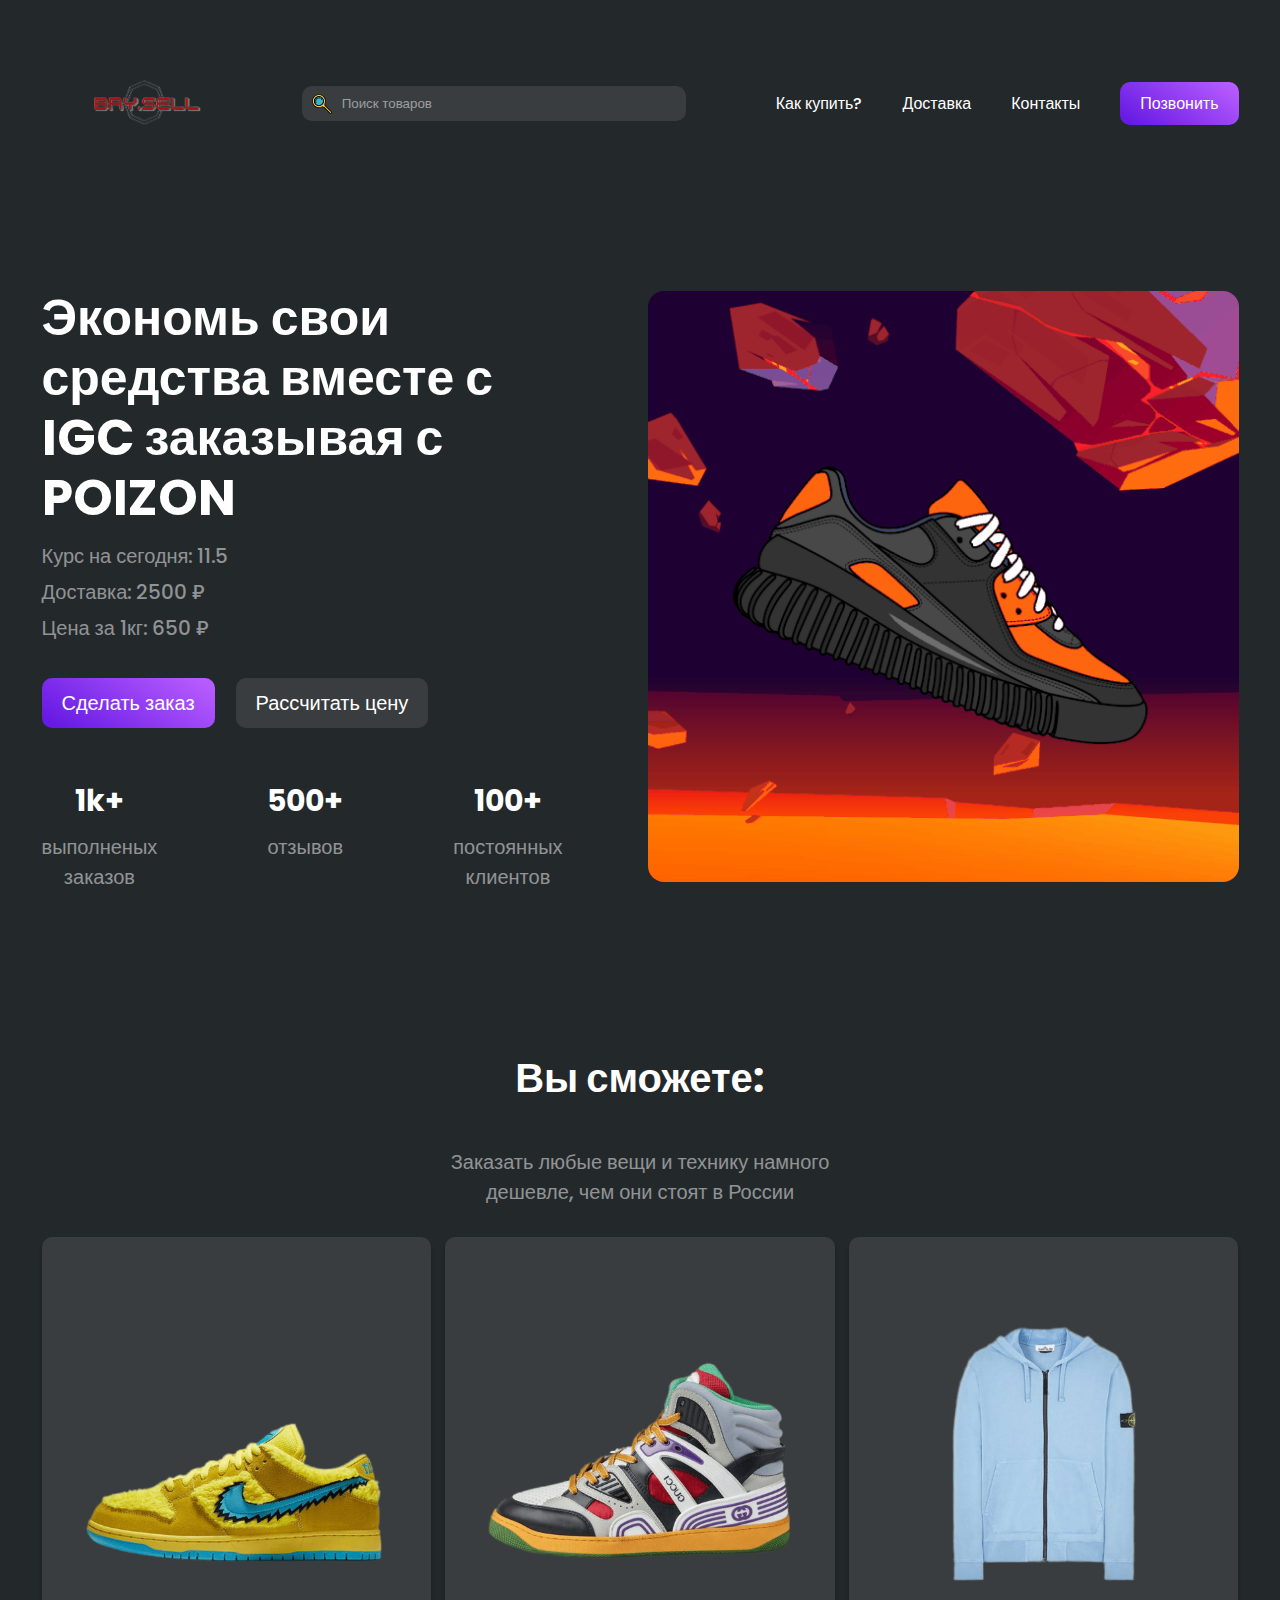
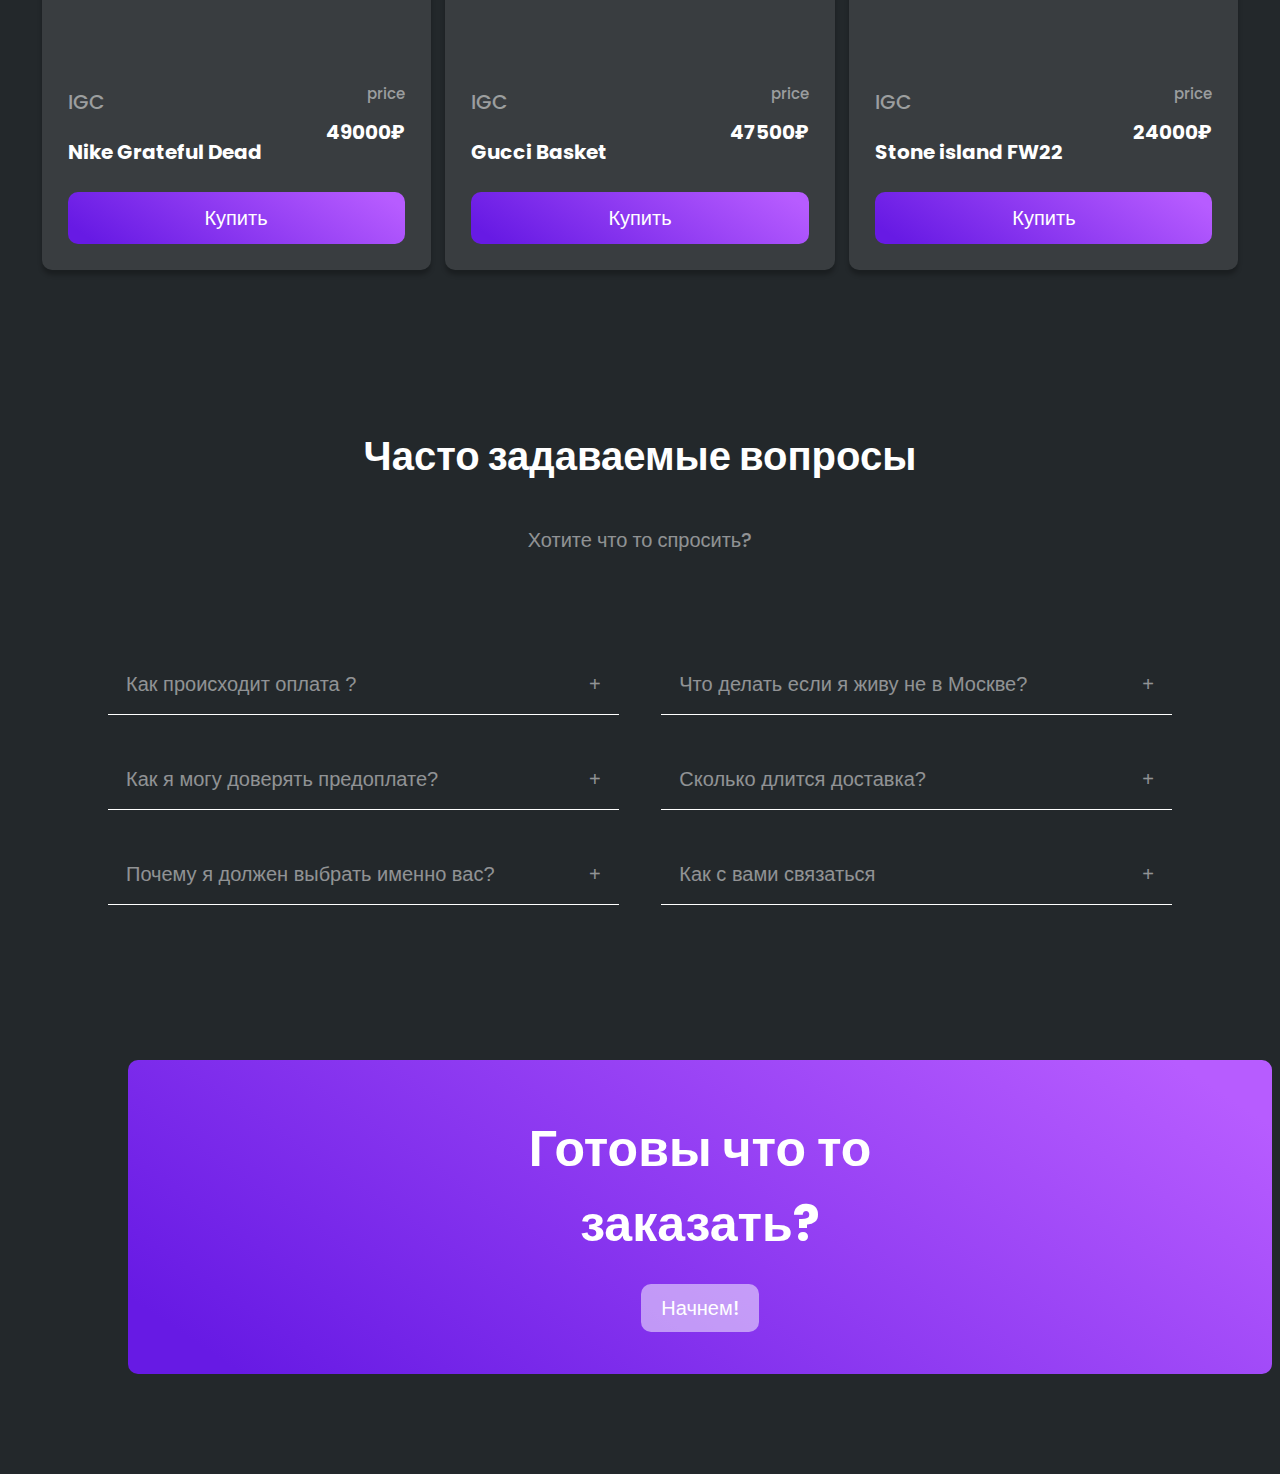
<file: index.html>
<!DOCTYPE html>
<html lang="en">

<head>
    <meta charset="UTF-8">
    <meta http-equiv="X-UA-Compatible" content="IE=edge">
    <meta name="viewport" content="width=device-width, initial-scale=1.0">
    <title>IGC</title>
    <link rel="stylesheet" href="./styles/style.css">
    <script src="./script/index.js"></script>
</head>

<body>
    <header class="header">
        <a href="#" class="header__logo"><img class="header__logo" src="./images/logo-qw2UymJGV-transformed.png" alt=""></a>
        <div class="form">
            <button class="form__button">
            </button>
            <input class="form__input" type="search" placeholder="Поиск товаров">
        </div>
        <nav class="header__nav">
            <ul class="header__list">
                <li class="header__item"><a class="header__link" href="./poizon.html">Как купить?</a></li>
                <li class="header__item">
                    <a class="header__link" href="#" id="deliveryLink">Доставка</a>
                </li>

                <div id="deliveryModal" class="modal">
                    <div class="modal-content">
                        <span class="close">&times;</span>
                        <ul>
                            <li>Пункт 1</li>
                            <li>Пункт 2</li>
                            <li>Пункт 3</li>
                        </ul>
                    </div>
                </div>
                <script src="./script/delivery.js"></script>
                <a class="header__link header__link_modal" href="#">Контакты</a>

                <li class="header__item"><a class="header__link header__link_gradient" href="tel: 89999999999">Позвонить</a></li>
            </ul>
        </nav>
    </header>
    <div class="modal" id="modal">
        <div class="modal__content">
            <div class="modal__header">
                <h3 class="modal__title">Контакты</h3>
                <a class="modal__close">&times;</a>
            </div>
            <div class="modal__body">
                <p class="modal__phone">связь с нами tg: </p>
            </div>
        </div>
    </div>
    <div class="container">
        <section>

            <div class="main">
                <div class="main__text">
                    <h1 class="main__title">Экономь свои средства вместе с IGC заказывая с POIZON</h1>
                    <p class='main__desc'>Курс на сегодня: 11.5 <br>Доставка: 2500 &#x20BD <br> Цена за 1кг: 650 &#x20BD</p>
                    <a class="main__btn main__btn_gradient" id="orderBtn" href="#">Сделать заказ</a>
                    <div class="modal" id="modalOrder">
                        <div class="modal__content">
                            <div class="modal__header">
                                <h3 class="modal__title">Сделать заказ</h3>
                                <a class="modal__close" id="closeOrderBtn">X</a>
                            </div>
                            <div class="modal__body">
                                <p>Для связи с нами Вы можете использовать следующие социальные сети:</p>
                                <div class="modal__social-links">
                                    <a href="https://www.instagram.com/your_instagram_page" target="_blank">Instagram</a>
                                    <a href="https://vk.com/your_vk_page" target="_blank">VK</a>
                                </div>
                            </div>
                        </div>
                    </div>

                    <script src="./script/order.js"></script>
                    <a class="main__btn" id="calculatePriceBtn" href="#">Рассчитать цену</a>

                    <div class="modalPrice" id="modalPrice">
                        <div class="modalPrice__content">
                            <div class="modalPrice__header">
                                <h3 class="modalPrice__title">Расчет цены без учета веса</h3>
                                <a href="" class="modalPrice__close">&times;</a>
                            </div>
                            <div class="modalPrice__body">
                                <input class="modalPrice__input" type="number" id="priceInput" placeholder="Введите цену">
                                <p class="modalPrice__result" id="priceResult"></p>
                            </div>
                        </div>
                    </div>
                    <script src='./script/price.js'></script>





                    <ul class="main__list">
                        <li class="main__item"><span class="main__span">1k+</span>выполненых заказов</li>
                        <li class="main__item"><span class="main__span">500+</span>отзывов</li>
                        <li class="main__item"><span class="main__span">100+</span>постоянных клиентов</li>
                    </ul>
                </div>
                <div class="main__video"><img class="main__vid" src="./images/unnamed.gif" alt=""></div>
            </div>



        </section>
        <section>
            <h2 class="title">Вы сможете:</h2>
            <p class="desc">Заказать любые вещи и технику намного дешевле, чем они стоят в России</p>
            <div class="card">
                <div class="card__item">
                    <div class="card__cover">
                        <img class="card__img" src="./images/photo1.png" alt="">
                    </div>
                    <div class="card__info">
                        <div>
                            <p class="card__nick">IGC</p>
                            <p class="card__author">Nike Grateful Dead </p>
                        </div>
                        <p class="card__bid">price<span class="card__price">49000&#x20BD</span></p>
                    </div>
                    <a href="#" class="card__link">Купить</a>
                </div>
                <div class="card__item">
                    <div class="card__cover">
                        <img class="card__img" src="./images/photo2.png" alt="">
                    </div>
                    <div class="card__info">
                        <div>
                            <p class="card__nick">IGC</p>
                            <p class="card__author">Gucci Basket</p>
                        </div>
                        <p class="card__bid">price<span class="card__price">47500&#x20BD</span></p>
                    </div>
                    <a href="#" class="card__link">Купить</a>
                </div>
                <div class="card__item">
                    <div class="card__cover">
                        <img class="card__img" src="./images/photo3.png" alt="">
                    </div>
                    <div class="card__info">
                        <div>
                            <p class="card__nick">IGC</p>
                            <p class="card__author">Stone island FW22</p>
                        </div>
                        <p class="card__bid">price<span class="card__price">24000&#x20BD</span></p>
                    </div>
                    <a href="#" class="card__link modal-open" data-modal-open="modal-1">Купить</a>

                </div>
            </div>
        </section>
    </div>

    <section>
        <h2 class="title">Часто задаваемые вопросы</h2>
        <p class="desc">Хотите что то спросить?</p>
        <div class="faq">
            <div class="faq__item">
                <button class="collapsible">Как происходит оплата ?</button>
                <div class="content">
                    <p>Все просто, мы принимаем как сбер, так и тинькофф.</p>
                </div>
                <button class="collapsible">Как я могу доверять предоплате?</button>
                <div class="content">
                    <p>Мы делаем исключительно закуп вашего товара за ваши деньги, мы собирали <br> много времени нашу аудиторию и постоянных клиентов <br> чтобы помогать всем</p>
                </div>
                <button class="collapsible">Почему я должен выбрать именно вас?</button>
                <div class="content">
                    <p>Мы даем самый низкий курс на ру рынке, не накручивая его <br> как это делают остальные логисты</p>
                </div>
            </div>
            <div class="faq__item">
                <button class="collapsible">Что делать если я живу не в Москве?</button>
                <div class="content">
                    <p>Мы предоставляем доставку по всей России, поэтому как мы ее получим в <br> Москве, так сразу же отправляем ее сдэком к нашим клиентам</p>
                </div>
                <button class="collapsible">Сколько длится доставка?</button>
                <div class="content">
                    <p>Доствка длится от 14 до 25 дней, на самом деле время быстро пролетит</p>
                </div>
                <button class="collapsible">Как с вами связаться</button>
                <div class="content">
                    <p>Все контакты мы указали на сайте, а так же позвонить по номеру телефона!</p>
                </div>
            </div>
        </div>
    </section>

    <footer>
        <div class="banner">
            <h3 class="banner__title">Готовы что то заказать?</h3>
            <a href="#" class="banner__link">Начнем!</a>
        </div>
    </footer>
</body>

</html>
</file>
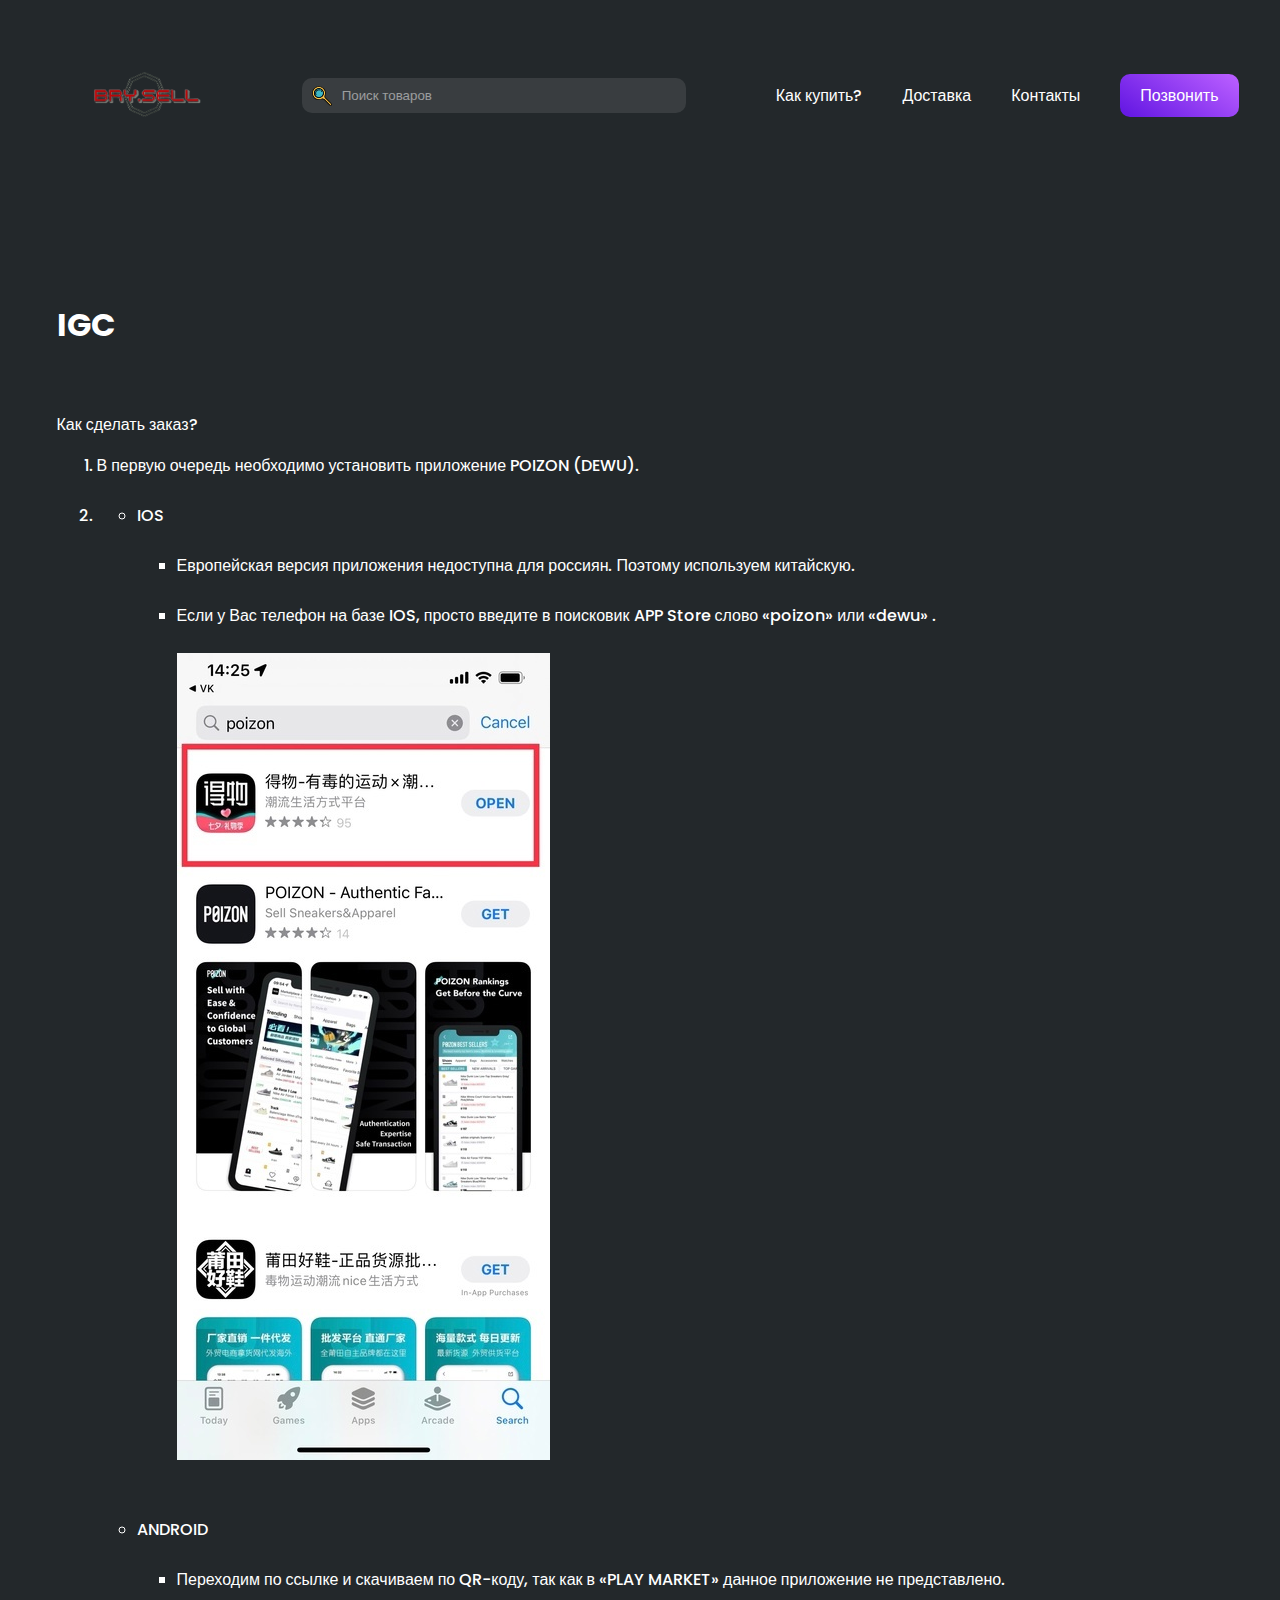
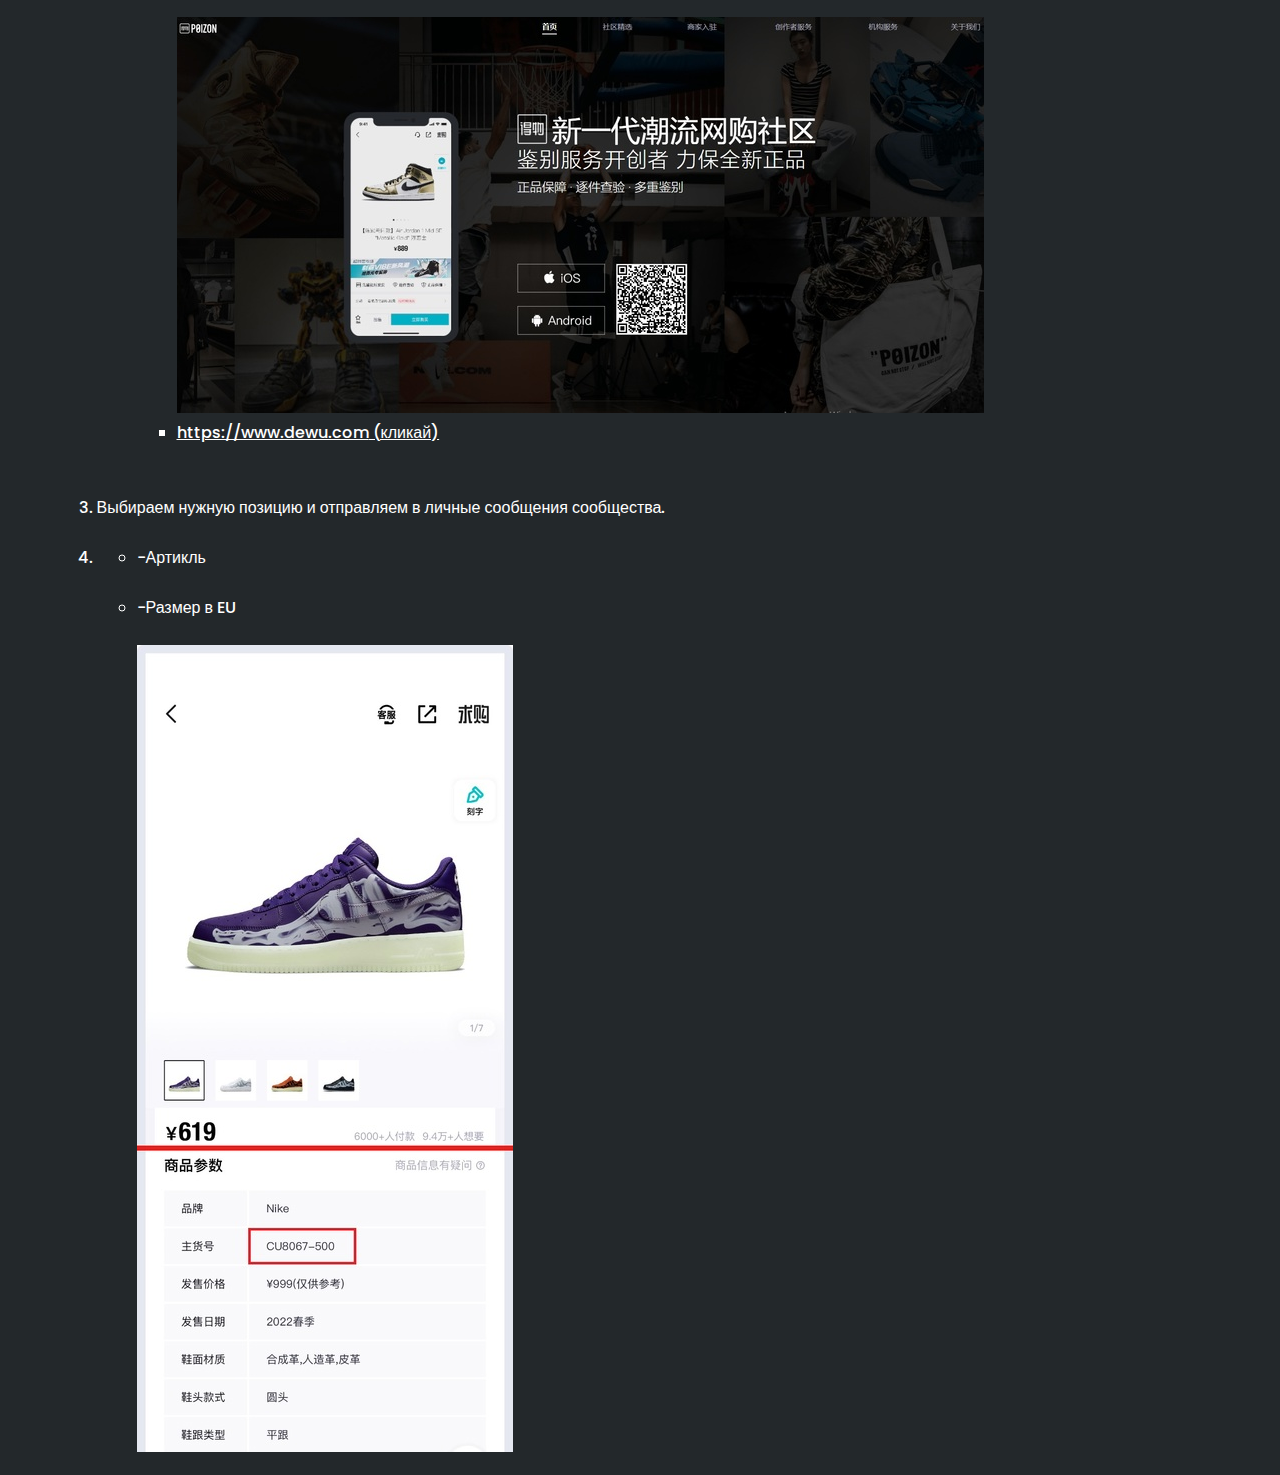
<file: poizon.html>
<!DOCTYPE html>
<html lang="en">
<head>
    <meta charset="UTF-8">
    <meta http-equiv="X-UA-Compatible" content="IE=edge">
    <meta name="viewport" content="width=device-width, initial-scale=1.0">
    <title>IGC</title>
    <link rel="stylesheet" href="./styles/style.css">
    <script src="./script/index.js"></script>
    <link rel="stylesheet" href="./styles/stylespoizon.css">
</head>
<body>
    <header class="header">
        <a href="./index.html" class="header__logo"><img class="header__logo" src="./images/logo-qw2UymJGV-transformed.png" alt=""></a>
        <div class="form">
            <button class="form__button">
            </button>
            <input class="form__input" type="search" placeholder="Поиск товаров">
        </div>
        <nav class="header__nav">
            <ul class="header__list">
                <li class="header__item"><a class="header__link" href="./poizon.html">Как купить?</a></li>
                <li class="header__item">
                    <a class="header__link" href="#" id="deliveryLink">Доставка</a>
                  </li>
                  
                  <div id="deliveryModal" class="modal">
                    <div class="modal-content">
                      <span class="close">&times;</span>
                      <ul>
                        <li>Пункт 1</li>
                        <li>Пункт 2</li>
                        <li>Пункт 3</li>
                      </ul>
                    </div>
                  </div>
                  <script src="./script/delivery.js"></script>
                <a class="header__link header__link_modal" href="#">Контакты</a>
                
                <li class="header__item"><a class="header__link header__link_gradient" href="tel: 89168424280">Позвонить</a></li>
            </ul>
        </nav>
    </header>
    <div class="modal" id="modal">
        <div class="modal__content">
          <div class="modal__header">
            <h3 class="modal__title">Контакты</h3>
            <a href="#" class="modal__close">&times;</a>
          </div>
          <div class="modal__body">
            <p class="modal__phone">связь с нами tg: </p>
          </div>
        </div>
      </div>
    <div class="container">
    <section>
    <div class="container">
        <h1>IGC</h1><br>
        <p>Как сделать заказ?</p>
        <ol>
            <li> В первую очередь необходимо установить приложение POIZON (DEWU).</li>
            <br>
            <li>
                <ul>
                    <li>IOS</li>
                    <br>
                        <ul>
                            <li>Европейская версия приложения недоступна для россиян. Поэтому используем китайскую.</li>
                            <br>
                            <li>Если у Вас телефон на базе IOS, просто введите в поисковик APP Store слово «poizon» или «dewu» .</li>
                            <br>
                            <img class="imgpoizon" src="./images/HhxAmR_QamY (1).jpg" alt=""><br>
                        </ul><br><br>
                    <li>ANDROID</li><br>
                        <ul>
                            <li>Переходим по ссылке и скачиваем по QR-коду, так как в «PLAY MARKET» данное приложение не представлено.</li><br>
                            <img class="imgpoizon" src="./images/ррррHQ45T9xSMrY.jpg" alt="">
                            <li><a class="dewu" href="https://www.dewu.com" target="_blank">https://www.dewu.com</a></li><br>
                        </ul><br>
                </ul>
            </li>
            <li>Выбираем нужную позицию и отправляем в личные сообщения сообщества.</li><br>
            <li>
                <ul>
                    <li>-Артикль</li><br>
                    <li>-Размер в EU</li><br>
                    <img class="imgpoizon" src="./images/afefefefeffdqBeKh4jk.jpg" alt="">
                </ul>
            </li>
        </ol>
    </div>
</body>
</html>
</file>
<file: styles/style.css>
@import url('https://fonts.googleapis.com/css2?family=Caveat&family=Poppins:wght@500;700&display=swap');
                                                                                                                            body {
                                                                                                                                font-family: 'Poppins', sans-serif;
                                                                                                                                background-color: rgb(35, 40, 43);
                                                                                                                                font-weight: 500;
                                                                                                                                color: white;
                                                                                                                            }
                                                                                                                            
                                                                                                                            .header {
                                                                                                                                max-width: 1197px;
                                                                                                                                margin: 0 auto;
                                                                                                                                display: flex;
                                                                                                                                justify-content: space-between;
                                                                                                                                align-items: center;
                                                                                                                                padding: 20px 15px 110px 15px;
                                                                                                                            }
                                                                                                                            
                                                                                                                            .header__logo {
                                                                                                                                display: block;
                                                                                                                                width: 210px;
                                                                                                                                height: 150px;
                                                                                                                            }
                                                                                                                            
                                                                                                                            .header__list {
                                                                                                                                display: flex;
                                                                                                                                list-style-type: none;
                                                                                                                                gap: 40px;
                                                                                                                            }
                                                                                                                            
                                                                                                                            .header__link {
                                                                                                                                color: white;
                                                                                                                                text-decoration: none;
                                                                                                                            }
                                                                                                                            
                                                                                                                            .header__link_gradient {
                                                                                                                                background: linear-gradient(214.02deg, #B75CFF 6.04%, #671AE4 92.95%);
                                                                                                                                border-radius: 10px;
                                                                                                                                padding: 10px 20px;
                                                                                                                            }
                                                                                                                            
                                                                                                                            .form {
                                                                                                                                position: relative;
                                                                                                                            }
                                                                                                                            
                                                                                                                            .form__button {
                                                                                                                                display: block;
                                                                                                                                width: 20px;
                                                                                                                                height: 20px;
                                                                                                                                background-image: url(../images/search-svgrepo-com.svg);
                                                                                                                                background-repeat: no-repeat;
                                                                                                                                background-color: transparent;
                                                                                                                                border: none;
                                                                                                                                position: absolute;
                                                                                                                                top: calc(50%-10px);
                                                                                                                                left: 10px;
                                                                                                                                top: 8px;
                                                                                                                            }
                                                                                                                            
                                                                                                                            .form__input {
                                                                                                                                width: 384px;
                                                                                                                                background: rgba(255, 255, 255, 0.1);
                                                                                                                                border: none;
                                                                                                                                border-radius: 10px;
                                                                                                                                padding: 10px 40px;
                                                                                                                                color: white;
                                                                                                                            }
                                                                                                                            
                                                                                                                            .form__input::placeholder {
                                                                                                                                color: rgba(255, 255, 255, 0.5);
                                                                                                                            }
                                                                                                                            
                                                                                                                            .form__input:focus {
                                                                                                                                outline: none;
                                                                                                                            }
                                                                                                                            
                                                                                                                            .container {
                                                                                                                                max-width: 1197px;
                                                                                                                                margin: 0 auto;
                                                                                                                                padding-left: 15px;
                                                                                                                                padding-right: 15px;
                                                                                                                            }
                                                                                                                            
                                                                                                                            .main {
                                                                                                                                display: flex;
                                                                                                                                justify-content: space-between;
                                                                                                                                align-items: center;
                                                                                                                            }
                                                                                                                            
                                                                                                                            .main__text {
                                                                                                                                flex-basis: 490px;
                                                                                                                            }
                                                                                                                            
                                                                                                                            .main__video {
                                                                                                                                flex-basis: calc(100% - 490px - 116px);
                                                                                                                            }
                                                                                                                            
                                                                                                                            .main__vid {
                                                                                                                                width: 100%;
                                                                                                                                border-radius: 16px;
                                                                                                                            }
                                                                                                                            
                                                                                                                            .main__title {
                                                                                                                                font-size: 50px;
                                                                                                                                font-weight: 700;
                                                                                                                                line-height: 1.2;
                                                                                                                                margin-top: 0;
                                                                                                                                margin-bottom: 10px;
                                                                                                                            }
                                                                                                                            
                                                                                                                            .main__desc {
                                                                                                                                font-size: 20px;
                                                                                                                                line-height: 1.8;
                                                                                                                                color: rgba(255, 255, 255, .5);
                                                                                                                                margin-top: 0;
                                                                                                                                margin-bottom: 42px;
                                                                                                                            }
                                                                                                                            
                                                                                                                            .main__btn {
                                                                                                                                font-size: 20px;
                                                                                                                                color: white;
                                                                                                                                text-decoration: none;
                                                                                                                                border-radius: 10px;
                                                                                                                                background: rgba(255, 255, 255, 0.1);
                                                                                                                                padding: 11px 20px;
                                                                                                                            }
                                                                                                                            
                                                                                                                            .main__btn_gradient {
                                                                                                                                background: linear-gradient(214.02deg, #B75CFF 6.04%, #671AE4 92.95%);
                                                                                                                                margin-right: 17px;
                                                                                                                            }
                                                                                                                            
                                                                                                                            .main__list {
                                                                                                                                display: flex;
                                                                                                                                list-style-type: none;
                                                                                                                                padding-left: 0;
                                                                                                                                text-align: center;
                                                                                                                                gap: 110px;
                                                                                                                                margin-top: 60px;
                                                                                                                                margin-bottom: 0;
                                                                                                                            }
                                                                                                                            
                                                                                                                            .main__item {
                                                                                                                                color: rgba(255, 255, 255, 0.5);
                                                                                                                                font-size: 20px;
                                                                                                                            }
                                                                                                                            
                                                                                                                            .main__span {
                                                                                                                                display: block;
                                                                                                                                color: white;
                                                                                                                                font-weight: 700;
                                                                                                                                font-size: 30px;
                                                                                                                                margin-bottom: 8px;
                                                                                                                            }
                                                                                                                            
                                                                                                                            .title {
                                                                                                                                font-size: 40px;
                                                                                                                                font-weight: 700;
                                                                                                                                text-align: center;
                                                                                                                                line-height: 1.8;
                                                                                                                                margin-top: 150px;
                                                                                                                            }
                                                                                                                            
                                                                                                                            .desc {
                                                                                                                                font-size: 20px;
                                                                                                                                color: rgba(255, 255, 255, 0.5);
                                                                                                                                text-align: center;
                                                                                                                                margin-bottom: 35px;
                                                                                                                                max-width: 420px;
                                                                                                                                margin: 0 auto;
                                                                                                                                margin-bottom: 25px;
                                                                                                                            }
                                                                                                                            
                                                                                                                            .card {
                                                                                                                                display: flex;
                                                                                                                                justify-content: space-between;
                                                                                                                                margin-top: 30px;
                                                                                                                            }
                                                                                                                            
                                                                                                                            .card__item {
                                                                                                                                background: rgba(255, 255, 255, 0.1);
                                                                                                                                box-shadow: 0px 5px 4px rgba(0, 0, 0, 0.25);
                                                                                                                                border-radius: 10px;
                                                                                                                                padding: 26px;
                                                                                                                                flex-basis: 32.5%;
                                                                                                                                box-sizing: border-box;
                                                                                                                                transition: .3s;
                                                                                                                            }
                                                                                                                            
                                                                                                                            .card__item:hover {
                                                                                                                                background: rgba(255, 255, 255, 0.5);
                                                                                                                            }
                                                                                                                            
                                                                                                                            .card__cover {
                                                                                                                                position: relative;
                                                                                                                                overflow: hidden;
                                                                                                                                width: 100%;
                                                                                                                                height: 380px;
                                                                                                                            }
                                                                                                                            
                                                                                                                            .card__img {
                                                                                                                                width: 100%;
                                                                                                                                height: 380px;
                                                                                                                                position: absolute;
                                                                                                                                left: 50%;
                                                                                                                                top: 50%;
                                                                                                                                transform: translate(-50%, -50%);
                                                                                                                                object-fit: cover;
                                                                                                                            }
                                                                                                                            
                                                                                                                            .card__info {
                                                                                                                                display: flex;
                                                                                                                                justify-content: space-between;
                                                                                                                                margin-top: 24px;
                                                                                                                            }
                                                                                                                            
                                                                                                                            .card__nick {
                                                                                                                                font-size: 20px;
                                                                                                                                color: rgba(255, 255, 255, 0.5);
                                                                                                                            }
                                                                                                                            
                                                                                                                            .card__author {
                                                                                                                                font-size: 20px;
                                                                                                                                font-weight: 700;
                                                                                                                                margin-top: 10px;
                                                                                                                            }
                                                                                                                            
                                                                                                                            .card__bid {
                                                                                                                                text-align: right;
                                                                                                                                font-size: 15px;
                                                                                                                                color: rgba(255, 255, 255, 0.5);
                                                                                                                            }
                                                                                                                            
                                                                                                                            .card__price {
                                                                                                                                display: block;
                                                                                                                                font-size: 20px;
                                                                                                                                font-weight: 700;
                                                                                                                                color: white;
                                                                                                                                padding-top: 12px;
                                                                                                                            }
                                                                                                                            
                                                                                                                            .card__link {
                                                                                                                                display: block;
                                                                                                                                text-align: center;
                                                                                                                                font-size: 20px;
                                                                                                                                color: white;
                                                                                                                                text-decoration: none;
                                                                                                                                border-radius: 10px;
                                                                                                                                padding: 11px 20px;
                                                                                                                                background: linear-gradient(214.02deg, #B75CFF 6.04%, #671AE4 92.95%);
                                                                                                                                margin-top: 5px;
                                                                                                                                position: relative;
                                                                                                                            }
                                                                                                                            
                                                                                                                            .card__link:hover {
                                                                                                                                background: linear-gradient(45deg, #B75CFF, #671AE4 60%);
                                                                                                                            }
                                                                                                                            
                                                                                                                            .collapsible {
                                                                                                                                background-color: transparent;
                                                                                                                                color: rgba(255, 255, 255, 0.5);
                                                                                                                                cursor: pointer;
                                                                                                                                padding: 18px;
                                                                                                                                width: 100%;
                                                                                                                                border: none;
                                                                                                                                border-bottom: 1px solid white;
                                                                                                                                text-align: left;
                                                                                                                                outline: none;
                                                                                                                                font-size: 20px;
                                                                                                                                margin-bottom: 35px;
                                                                                                                            }
                                                                                                                            
                                                                                                                            .active,
                                                                                                                            .collapsible:hover {
                                                                                                                                border-color: transparent;
                                                                                                                                color: rgba(255, 255, 255, 1);
                                                                                                                            }
                                                                                                                            
                                                                                                                            .collapsible:after {
                                                                                                                                content: '\002B';
                                                                                                                                color: rgba(255, 255, 255, 0.5);
                                                                                                                                float: right;
                                                                                                                                margin-left: 5px;
                                                                                                                            }
                                                                                                                            
                                                                                                                            .active:after {
                                                                                                                                content: "\2212";
                                                                                                                                color: rgba(255, 255, 255, 1);
                                                                                                                            }
                                                                                                                            
                                                                                                                            .content {
                                                                                                                                padding: 0 18px;
                                                                                                                                max-height: 0;
                                                                                                                                overflow: hidden;
                                                                                                                                transition: max-height 0.2s ease-out;
                                                                                                                            }
                                                                                                                            
                                                                                                                            .faq {
                                                                                                                                display: flex;
                                                                                                                                justify-content: space-between;
                                                                                                                                margin: 100px
                                                                                                                            }
                                                                                                                            
                                                                                                                            .faq__item {
                                                                                                                                flex-basis: 48%;
                                                                                                                            }
                                                                                                                            
                                                                                                                            .banner {
                                                                                                                                background: linear-gradient(214.02deg, #B75CFF 6.04%, #671AE4 92.95%);
                                                                                                                                border-radius: 10px;
                                                                                                                                padding: 51px 15px;
                                                                                                                                text-align: center;
                                                                                                                                margin-top: 120px;
                                                                                                                                max-width: 1200px;
                                                                                                                                margin-left: 120px;
                                                                                                                                margin-bottom: 100px;
                                                                                                                            }
                                                                                                                            
                                                                                                                            .banner__title {
                                                                                                                                font-size: 50px;
                                                                                                                                font-weight: 700;
                                                                                                                                line-height: 1.5;
                                                                                                                                max-width: 500px;
                                                                                                                                margin: 0 auto;
                                                                                                                                margin-bottom: 32px;
                                                                                                                            }
                                                                                                                            
                                                                                                                            .banner__link {
                                                                                                                                background: rgba(255, 255, 255, 0.5);
                                                                                                                                border-radius: 10px;
                                                                                                                                font-size: 20px;
                                                                                                                                padding: 10px 20px;
                                                                                                                                text-decoration: none;
                                                                                                                                color: white;
                                                                                                                            }
                                                                                                                            
                                                                                                                            .modal {
                                                                                                                                display: none;
                                                                                                                                position: fixed;
                                                                                                                                z-index: 1;
                                                                                                                                left: 0;
                                                                                                                                top: 0;
                                                                                                                                width: 100%;
                                                                                                                                height: 100%;
                                                                                                                                overflow: auto;
                                                                                                                                background-color: rgba(0, 0, 0, 0.5);
                                                                                                                            }
                                                                                                                            
                                                                                                                            .modal__content {
                                                                                                                                background-color: #333;
                                                                                                                                color: white;
                                                                                                                                margin: 15% auto;
                                                                                                                                padding: 20px;
                                                                                                                                border: 1px solid #888;
                                                                                                                                width: 80%;
                                                                                                                                border-radius: 10px;
                                                                                                                            }
                                                                                                                            
                                                                                                                            .modal__close {
                                                                                                                                color: white;
                                                                                                                                position: absolute;
                                                                                                                                right: 25px;
                                                                                                                                top: 0;
                                                                                                                                font-size: 35px;
                                                                                                                                font-weight: bold;
                                                                                                                            }
                                                                                                                            
                                                                                                                            .modal__close:hover,
                                                                                                                            .modal__close:focus {
                                                                                                                                color: white;
                                                                                                                                text-decoration: none;
                                                                                                                                cursor: pointer;
                                                                                                                            }
                                                                                                                            
                                                                                                                            .modal__title {
                                                                                                                                text-align: center;
                                                                                                                            }
                                                                                                                            
                                                                                                                            .modal__phone {
                                                                                                                                text-align: center;
                                                                                                                            }
                                                                                                                            
                                                                                                                            #modalPrice {
                                                                                                                                position: fixed;
                                                                                                                                z-index: 1;
                                                                                                                                left: 600px;
                                                                                                                                top: 250px;
                                                                                                                                width: 340px;
                                                                                                                                height: 235px;
                                                                                                                                border-radius: 15px;
                                                                                                                                overflow: auto;
                                                                                                                                background-color: black;
                                                                                                                                display: none;
                                                                                                                                align-items: center;
                                                                                                                                justify-content: center;
                                                                                                                            }
                                                                                                                            
                                                                                                                            .modalPrice__content {
                                                                                                                                position: relative;
                                                                                                                                background-color: black;
                                                                                                                                padding: 20px;
                                                                                                                                width: 300px;
                                                                                                                                height: 150px;
                                                                                                                                border-radius: 10px;
                                                                                                                                text-align: center;
                                                                                                                            }
                                                                                                                            
                                                                                                                            .modalPrice__close {
                                                                                                                                color: white;
                                                                                                                                position: absolute;
                                                                                                                                top: 5px;
                                                                                                                                right: 10px;
                                                                                                                                font-size: 28px;
                                                                                                                                font-weight: bold;
                                                                                                                                text-decoration: none;
                                                                                                                            }
                                                                                                                            
                                                                                                                            #priceInput {
                                                                                                                                width: 70%;
                                                                                                                                padding: 12px 20px;
                                                                                                                                margin: 8px 0;
                                                                                                                                box-sizing: border-box;
                                                                                                                                border: none;
                                                                                                                                border-bottom: 2px solid white;
                                                                                                                                color: black;
                                                                                                                                font-size: 16px;
                                                                                                                            }
                                                                                                                            
                                                                                                                            #priceResult {
                                                                                                                                color: white;
                                                                                                                                font-size: 16px;
                                                                                                                                text-align: center;
                                                                                                                            }
                                                                                                                            
                                                                                                                            .modalPrice__title {
                                                                                                                                color: white;
                                                                                                                                text-align: center;
                                                                                                                            }
                                                                                                                            
                                                                                                                            .modalPrice__body {
                                                                                                                                text-align: center;
                                                                                                                                color: black;
                                                                                                                            }
                                                                                                                            
                                                                                                                            .modalPrice__input {
                                                                                                                                text-align: center;
                                                                                                                            }
                                                                                                                            
                                                                                                                            .modalPrice__result {
                                                                                                                                text-align: center;
                                                                                                                            }
                                                                                                                            
                                                                                                                            .modalPrice__header {
                                                                                                                                text-align: center;
                                                                                                                            }
                                                                                                                            
                                                                                                                            #modalOrder {
                                                                                                                                position: fixed;
                                                                                                                                z-index: 1;
                                                                                                                                left: 0;
                                                                                                                                top: 0;
                                                                                                                                width: 100%;
                                                                                                                                height: 100%;
                                                                                                                                overflow: auto;
                                                                                                                                background-color: rgba(0, 0, 0, 0.7);
                                                                                                                                display: none;
                                                                                                                                align-items: center;
                                                                                                                                justify-content: center;
                                                                                                                                -webkit-animation: fadeInDown 0.5s ease-in-out;
                                                                                                                                animation: fadeInDown 0.5s ease-in-out;
                                                                                                                            }
                                                                                                                            
                                                                                                                            .modalOrder__content {
                                                                                                                                position: relative;
                                                                                                                                background-color: white;
                                                                                                                                padding: 20px;
                                                                                                                                width: 300px;
                                                                                                                                height: 150px;
                                                                                                                                border-radius: 10px;
                                                                                                                                text-align: center;
                                                                                                                            }
                                                                                                                            
                                                                                                                            .modalOrder__close {
                                                                                                                                color: black;
                                                                                                                                position: absolute;
                                                                                                                                top: 10px;
                                                                                                                                right: 10px;
                                                                                                                                font-size: 20px;
                                                                                                                                font-weight: bold;
                                                                                                                            }
                                                                                                                            
                                                                                                                            .modalOrder__body {
                                                                                                                                color: black;
                                                                                                                                font-size: 16px;
                                                                                                                            }
                                                                                                                            
                                                                                                                            .modalOrder__social-links a {
                                                                                                                                color: black;
                                                                                                                                text-decoration: none;
                                                                                                                                margin-right: 10px;
                                                                                                                            }
                                                                                                                            
                                                                                                                            .modalOrder__social-links a:last-child {
                                                                                                                                margin-right: 0;
                                                                                                                            }
                                                                                                                            
                                                                                                                            .modalOrder--open {
                                                                                                                                display: flex;
                                                                                                                            }
                                                                                                                            
                                                                                                                            .modal--open {
                                                                                                                                visibility: visible;
                                                                                                                            }
                                                                                                                            
                                                                                                                            @-webkit-keyframes fadeInDown {
                                                                                                                                0% {
                                                                                                                                    opacity: 0;
                                                                                                                                    -webkit-transform: translateY(-20px);
                                                                                                                                    transform: translateY(-20px);
                                                                                                                                }
                                                                                                                                100% {
                                                                                                                                    opacity: 1;
                                                                                                                                    -webkit-transform: translateY(0);
                                                                                                                                    transform: translateY(0);
                                                                                                                                }
                                                                                                                            }
                                                                                                                            
                                                                                                                            @keyframes fadeInDown {
                                                                                                                                0% {
                                                                                                                                    opacity: 0;
                                                                                                                                    -webkit-transform: translateY(-20px);
                                                                                                                                    transform: translateY(-20px);
                                                                                                                                }
                                                                                                                                100% {
                                                                                                                                    opacity: 1;
                                                                                                                                    -webkit-transform: translateY(0);
                                                                                                                                    transform: translateY(0);
                                                                                                                                }
                                                                                                                            }
                                                                                                                            
                                                                                                                            .modal {
                                                                                                                                display: none;
                                                                                                                                position: fixed;
                                                                                                                                z-index: 1;
                                                                                                                                left: 0;
                                                                                                                                top: 0;
                                                                                                                                width: 100%;
                                                                                                                                height: 100%;
                                                                                                                                overflow: auto;
                                                                                                                                background-color: rgb(0, 0, 0);
                                                                                                                                background-color: rgba(0, 0, 0, 0.4);
                                                                                                                            }
                                                                                                                            
                                                                                                                            .modal-content {
                                                                                                                                background-color: black;
                                                                                                                                margin: 15% auto;
                                                                                                                                padding: 20px;
                                                                                                                                border: 1px solid orange;
                                                                                                                                width: 80%;
                                                                                                                            }
                                                                                                                            
                                                                                                                            .close {
                                                                                                                                color: #aaa;
                                                                                                                                float: right;
                                                                                                                                font-size: 28px;
                                                                                                                                font-weight: bold;
                                                                                                                            }
                                                                                                                            
                                                                                                                            .close:hover,
                                                                                                                            .close:focus {
                                                                                                                                color: black;
                                                                                                                                text-decoration: none;
                                                                                                                                cursor: pointer;
                                                                                                                            }
                                                                                                                            
                                                                                                                            body {
                                                                                                                                font-family: 'Poppins', sans-serif;
                                                                                                                                background-color: rgb(35, 40, 43);
                                                                                                                                font-weight: 500;
                                                                                                                                color: white;
                                                                                                                            }
                                                                                                                            
                                                                                                                            body.mobile {
                                                                                                                                font-family: 'Poppins', sans-serif;
                                                                                                                                background-color: rgb(35, 40, 43);
                                                                                                                                font-weight: 500;
                                                                                                                                color: white;
                                                                                                                                font-size: 16px;
                                                                                                                                word-wrap: break-word;
                                                                                                                            }
                                                                                                                            
                                                                                                                            @media only screen and (max-width: 768px) {
                                                                                                                                body {
                                                                                                                                    font-size: 16px;
                                                                                                                                }
                                                                                                                                .header {
                                                                                                                                    flex-direction: column;
                                                                                                                                    padding: 20px 15px;
                                                                                                                                }
                                                                                                                                .header__logo {
                                                                                                                                    width: 150px;
                                                                                                                                    height: auto;
                                                                                                                                    margin-bottom: 10px;
                                                                                                                                }
                                                                                                                                .header__list {
                                                                                                                                    flex-direction: column;
                                                                                                                                    gap: 20px;
                                                                                                                                    text-align: center;
                                                                                                                                }
                                                                                                                                .form__button {
                                                                                                                                    width: 30px;
                                                                                                                                    height: 30px;
                                                                                                                                    top: 50%;
                                                                                                                                    transform: translate(0, -50%);
                                                                                                                                }
                                                                                                                                .form__input {
                                                                                                                                    width: 100%;
                                                                                                                                    max-width: 100%;
                                                                                                                                    margin-top: 10px;
                                                                                                                                }
                                                                                                                                .main {
                                                                                                                                    flex-direction: column;
                                                                                                                                    gap: 20px;
                                                                                                                                }
                                                                                                                                .main__text {
                                                                                                                                    flex-basis: auto;
                                                                                                                                }
                                                                                                                                .main__video {
                                                                                                                                    flex-basis: auto;
                                                                                                                                }
                                                                                                                                .main__title {
                                                                                                                                    font-size: 30px;
                                                                                                                                }
                                                                                                                                .main__btn {
                                                                                                                                    margin-top: 20px;
                                                                                                                                }
                                                                                                                                .card {
                                                                                                                                    flex-direction: column;
                                                                                                                                }
                                                                                                                                .card__item {
                                                                                                                                    flex-basis: auto;
                                                                                                                                    margin-bottom: 20px;
                                                                                                                                }
                                                                                                                                .card__cover,
                                                                                                                                .card__img {
                                                                                                                                    height: 200px;
                                                                                                                                }
                                                                                                                                .faq {
                                                                                                                                    flex-direction: column;
                                                                                                                                    gap: 20px;
                                                                                                                                    margin: 50px 0;
                                                                                                                                }
                                                                                                                                .banner {
                                                                                                                                    margin: 50px 0;
                                                                                                                                }
                                                                                                                                .modal {
                                                                                                                                    align-items: flex-start;
                                                                                                                                }
                                                                                                                                .modal__content {
                                                                                                                                    width: 100%;
                                                                                                                                    max-width: 600px;
                                                                                                                                }
                                                                                                                                .modal__title,
                                                                                                                                .modal__phone,
                                                                                                                                .modal__body,
                                                                                                                                .modal__input,
                                                                                                                                .modal__result,
                                                                                                                                .modal__header {
                                                                                                                                    color: white;
                                                                                                                                    text-align: center;
                                                                                                                                }
                                                                                                                            }
</file>
<file: styles/stylespoizon.css>
.imgpoizon {
    text-align: center;
}


/* a {
    color: white;
    text-decoration: none;
  }
  
  a:visited {
    color: white;
  } */

.dewu {
    color: white;
    text-decoration: underline;
}

.dewu:hover {
    color: white;
}

.dewu:active {
    color: white;
}

.dewu[href]:after {
    content: " (" attr(href) ")";
}

.dewu[href^="http://"],
.dewu[href^="https://"] {
    color: white;
    text-decoration: underline;
}

.dewu[href^="http://"]:hover,
.dewu[href^="https://"]:hover {
    color: white;
}

.dewu[href^="http://"]:active,
.dewu[href^="https://"]:active {
    color: white;
}

.dewu[href^="http://"]:visited,
.dewu[href^="https://"]:visited {
    color: white;
}

.dewu[target="_blank"]:after {
    content: "   (кликай)";
}

.dewu[target="_blank"]:link,
.dewu[target="_blank"]:visited {
    color: white;
    text-decoration: underline;
}

.dewu[target="_blank"]:hover {
    color: white;
}

.dewu[target="_blank"]:active {
    color: white;
}

body {
    font-family: 'Poppins', sans-serif;
    background-color: rgb(35, 40, 43);
    font-weight: 500;
    color: white;
    margin: 0;
    padding: 0;
}

.imgpoizon {
    text-align: center;
}

.dewu {
    color: white;
    text-decoration: underline;
}

.dewu:hover,
.dewu:active {
    color: white;
}

.dewu[href]:after {
    content: " (" attr(href) ")";
}

.dewu[href^="http://"],
.dewu[href^="https://"] {
    color: white;
}

.dewu[href^="http://"]:hover,
.dewu[href^="https://"]:hover {
    color: white;
}

.dewu[href^="http://"]:active,
.dewu[href^="https://"]:active {
    color: white;
}

.dewu[href^="http://"]:visited,
.dewu[href^="https://"]:visited {
    color: white;
}

.dewu[target="_blank"]:after {
    content: "   (кликай)";
}

.dewu[target="_blank"]:link,
.dewu[target="_blank"]:visited {
    color: white;
    text-decoration: underline;
}

.dewu[target="_blank"]:hover,
.dewu[target="_blank"]:active {
    color: white;
}

@media only screen and (max-width: 768px) {
    .imgpoizon {}
    .dewu {}
}

.imgpoizon img {
    max-width: 100%;
    height: auto;
    display: block;
    margin: 0 auto;
}
</file>
